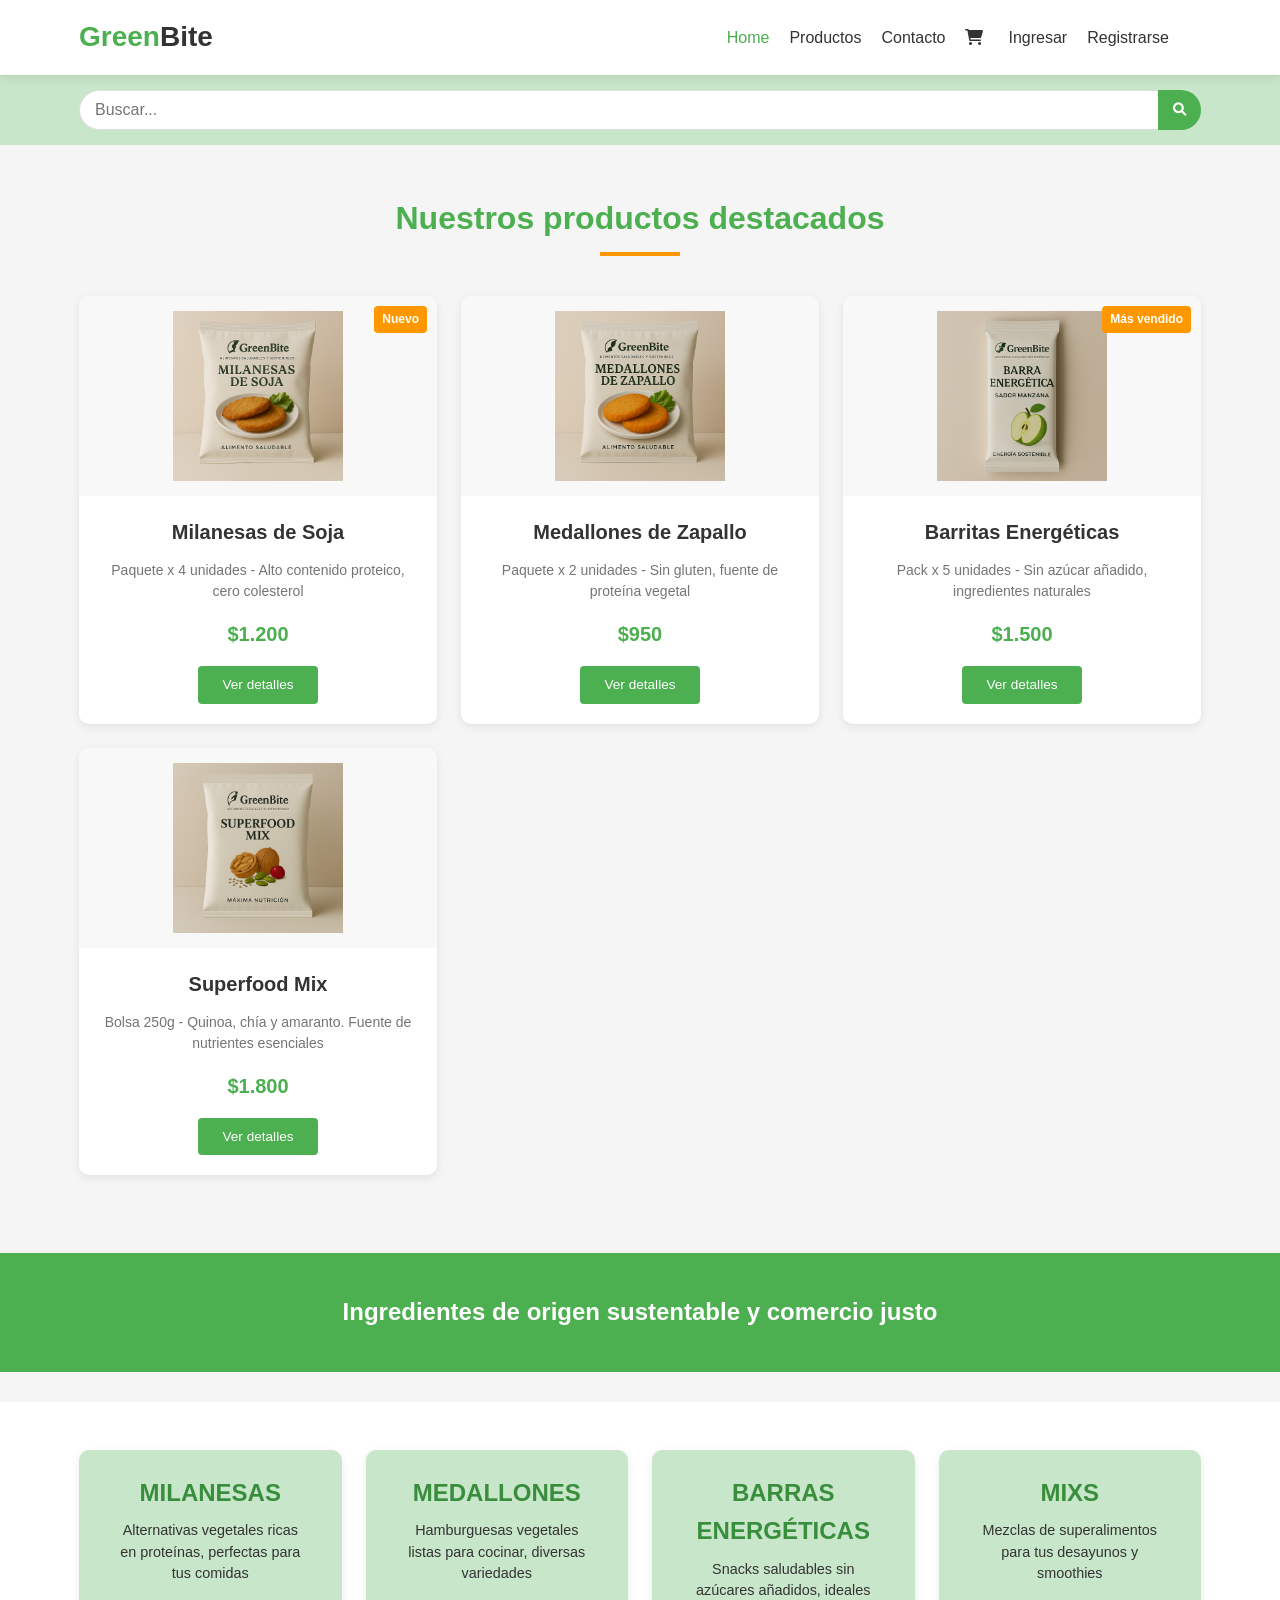
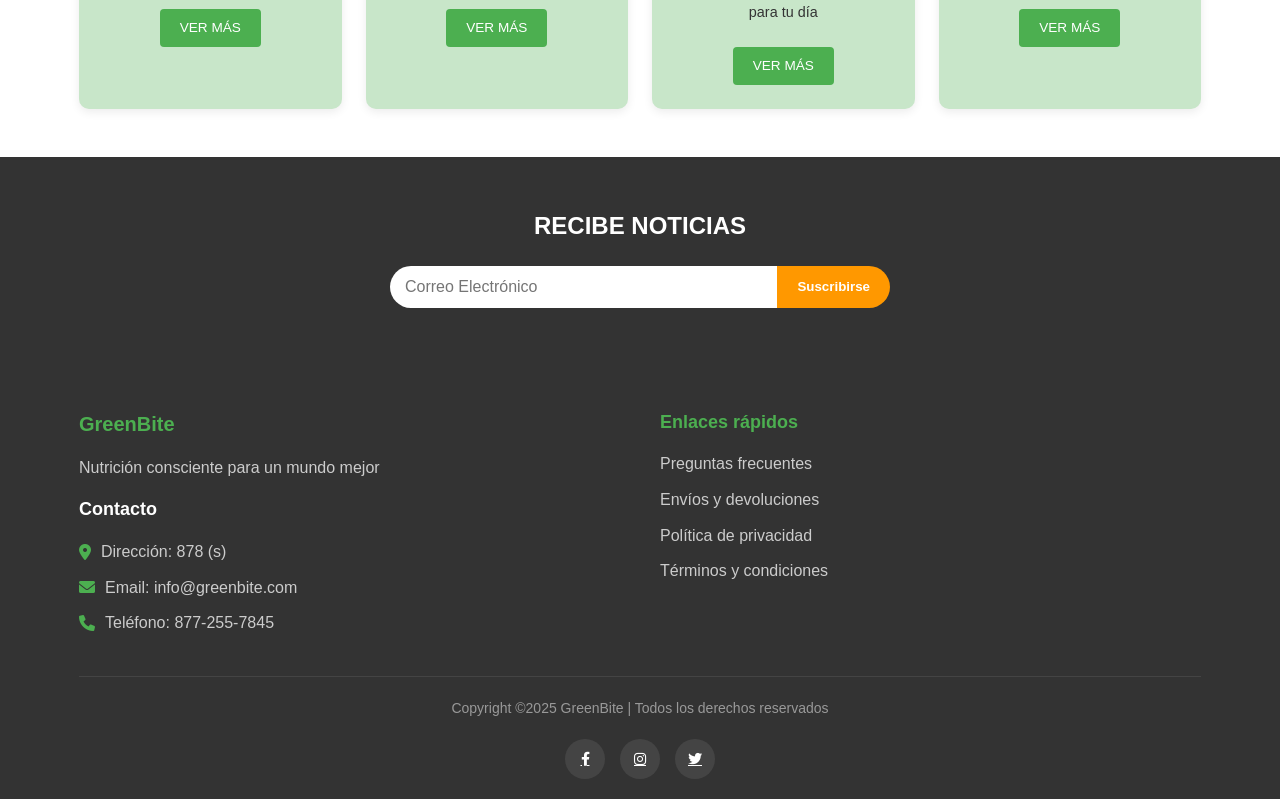
<file: index.html>
<!DOCTYPE html>
<html lang="es">
<head>
    <meta charset="UTF-8">
    <meta name="viewport" content="width=device-width, initial-scale=1.0">
    <title>Tienda Online - Inicio</title>
    <link rel="stylesheet" href="css/styles.css">
    <link rel="stylesheet" href="https://cdnjs.cloudflare.com/ajax/libs/font-awesome/6.0.0-beta3/css/all.min.css">
</head>
<body>
    <header>
        <div class="container">
                <div class="header-content">
                    <div class="logo">
                        <h1><span class="green">Green</span><span class="bite">Bite</span></h1>
                    </div>
                    <nav class="main-nav">
                        <ul>
                            <li><a href="#" class="active">Home</a></li>
                            <li><a href="#popular-products">Productos</a></li>
                            <li><a href="#contact-section">Contacto</a></li>
                            <li><a href="productCart.html"><i class="fas fa-shopping-cart"></i></a></li>
                            <li><a href="login.html">Ingresar</a></li>
                            <li><a href="register.html">Registrarse</a></li>
                        </ul>
                    </nav>
                </div>
            </div>
    </header>

    <div class="search-bar">
        <div class="container">
            <input type="text" placeholder="Buscar...">
            <button><i class="fas fa-search"></i></button>
        </div>
    </div>

    <main>
       <section class="product-section">
  <div class="container">
    <div class="section-title">
      <h2>Nuestros productos destacados</h2>
      <div class="divider"></div>
    </div>
    
    <div class="products-grid">
      <!-- Producto 1 -->
      <div class="product-card">
        <div class="product-image-container">
          <img src="Imagenes/Milanesasdesoja.png" alt="Milanesas de Soja" class="product-image">
          <span class="product-badge">Nuevo</span>
        </div>
        <div class="product-content">
          <h3 class="product-title">Milanesas de Soja</h3>
          <p class="product-description">Paquete x 4 unidades - Alto contenido proteico, cero colesterol</p>
          <div class="product-details">
            <div class="price-container">
              <span class="product-price">$1.200</span>
            </div>
            <div class="product-actions">
              <a href="productDetail.html?id=1" class="btn-details">
                Ver detalles
              </a>
            </div>
          </div>
        </div>
      </div>
      
      <!-- Producto 2 -->
      <div class="product-card">
        <div class="product-image-container">
          <img src="Imagenes/medallonzapallo.png" alt="Hamburguesas de Lentejas" class="product-image">
        </div>
        <div class="product-content">
          <h3 class="product-title">Medallones de Zapallo</h3>
          <p class="product-description">Paquete x 2 unidades - Sin gluten, fuente de proteína vegetal</p>
          <div class="product-details">
            <div class="price-container">
              <span class="product-price">$950</span>
            </div>
            <div class="product-actions">
              <a href="productDetail.html?id=2" class="btn-details">
                Ver detalles
              </a>
            </div>
          </div>
        </div>
      </div>
      
      <!-- Producto 3 -->
      <div class="product-card">
        <div class="product-image-container">
          <img src="Imagenes/barraenergetica.png" alt="Barritas Energéticas" class="product-image">
          <span class="product-badge">Más vendido</span>
        </div>
        <div class="product-content">
          <h3 class="product-title">Barritas Energéticas</h3>
          <p class="product-description">Pack x 5 unidades - Sin azúcar añadido, ingredientes naturales</p>
          <div class="product-details">
            <div class="price-container">
              <span class="product-price">$1.500</span>
            </div>
            <div class="product-actions">
              <a href="productDetail.html?id=3" class="btn-details">
                Ver detalles
              </a>
            </div>
          </div>
        </div>
      </div>
      
      <!-- Producto 4 -->
      <div class="product-card">
        <div class="product-image-container">
          <img src="Imagenes/mix.png" alt="Superfood Mix" class="product-image">
        </div>
        <div class="product-content">
          <h3 class="product-title">Superfood Mix</h3>
          <p class="product-description">Bolsa 250g - Quinoa, chía y amaranto. Fuente de nutrientes esenciales</p>
          <div class="product-details">
            <div class="price-container">
              <span class="product-price">$1.800</span>
            </div>
            <div class="product-actions">
              <a href="productDetail.html?id=4" class="btn-details">
                Ver detalles
              </a>
            </div>
          </div>
        </div>
      </div>
    </div>
  </div>
</section>

<section class="banner">
            <div class="container">
                <h2>Ingredientes de origen sustentable y comercio justo</h2>
            </div>
        </section>

        <section class="categories-section">
  <div class="container">
    <div class="categories-grid">
      <!-- Categoría 1 -->
      <div class="category-card">
        <div class="category-header">
          <h3 class="category-title">MILANESAS</h3>
          <p class="category-description">Alternativas vegetales ricas en proteínas, perfectas para tus comidas</p>
        </div>
        <div class="category-actions">
          <a href="#" class="btn-category">VER MÁS</a>
        </div>
      </div>
      
      <!-- Categoría 2 -->
      <div class="category-card">
        <div class="category-header">
          <h3 class="category-title">MEDALLONES</h3>
          <p class="category-description">Hamburguesas vegetales listas para cocinar, diversas variedades</p>
        </div>
        <div class="category-actions">
          <a href="#" class="btn-category">VER MÁS</a>
        </div>
      </div>
      
      <!-- Categoría 3 -->
      <div class="category-card">
        <div class="category-header">
          <h3 class="category-title">BARRAS ENERGÉTICAS</h3>
          <p class="category-description">Snacks saludables sin azúcares añadidos, ideales para tu día</p>
        </div>
        <div class="category-actions">
          <a href="#" class="btn-category">VER MÁS</a>
        </div>
      </div>
      
      <!-- Categoría 4 -->
      <div class="category-card">
        <div class="category-header">
          <h3 class="category-title">MIXS</h3>
          <p class="category-description">Mezclas de superalimentos para tus desayunos y smoothies</p>
        </div>
        <div class="category-actions">
          <a href="#" class="btn-category">VER MÁS</a>
        </div>
      </div>
    </div>
  </div>
</section>

        <section class="newsletter">
            <div class="container">
                <h2>RECIBE NOTICIAS</h2>
                <form>
                    <input type="email" placeholder="Correo Electrónico">
                    <button type="submit" class="btn">Suscribirse</button>
                </form>
            </div>
        </section>
    </main>

    <footer id="contact-section">
        <div class="container">
            <div class="footer-content">
                <div class="footer-info">
                    <h3>GreenBite</h3>
                    <p>Nutrición consciente para un mundo mejor</p>
                    <div class="contact-info">
                        <h4>Contacto</h4>
                        <p><i class="fas fa-map-marker-alt"></i> Dirección: 878 (s)</p>
                        <p><i class="fas fa-envelope"></i> Email: info@greenbite.com</p>
                        <p><i class="fas fa-phone"></i> Teléfono: 877-255-7845</p>
                    </div>
                </div>
                <div class="footer-links">
                    <h4>Enlaces rápidos</h4>
                    <ul>
                        <li><a href="#">Preguntas frecuentes</a></li>
                        <li><a href="#">Envíos y devoluciones</a></li>
                        <li><a href="#">Política de privacidad</a></li>
                        <li><a href="#">Términos y condiciones</a></li>
                    </ul>
                </div>
            </div>
            <div class="copyright">
                <p>Copyright ©2025 GreenBite | Todos los derechos reservados</p>
                <div class="social-links">
                    <a href="#"><i class="fab fa-facebook-f"></i></a>
                    <a href="#"><i class="fab fa-instagram"></i></a>
                    <a href="#"><i class="fab fa-twitter"></i></a>
                </div>
            </div>
        </div>
    </footer>
</body>
</html>
</file>
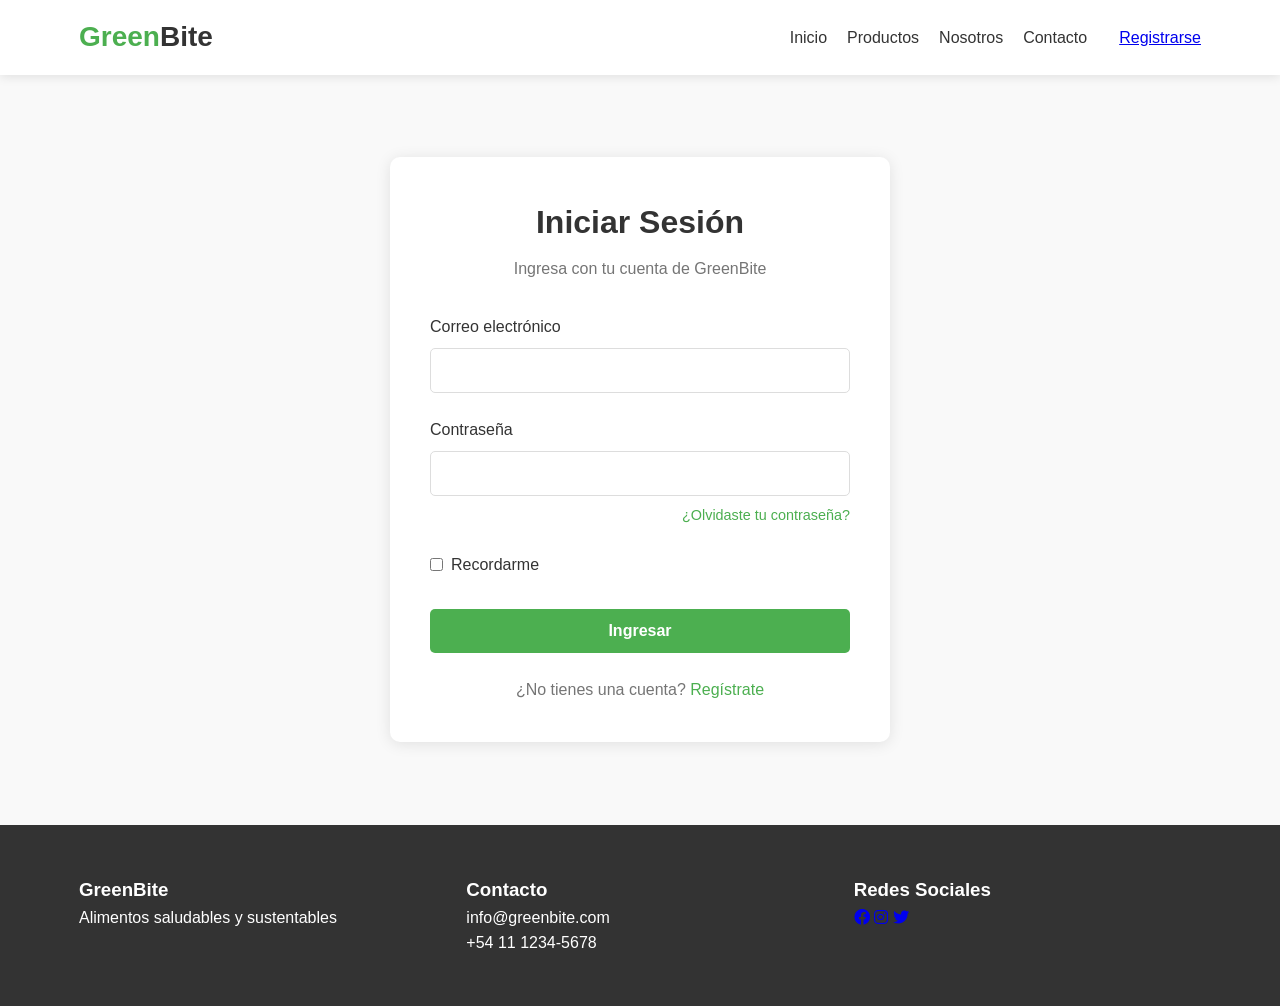
<file: login.html>
<!DOCTYPE html>
<html lang="es">
<head>
    <meta charset="UTF-8">
    <meta name="viewport" content="width=device-width, initial-scale=1.0">
    <title>Iniciar Sesión | GreenBite</title>
    <link rel="stylesheet" href="css/styles.css">
    <link rel="stylesheet" href="css/login.css">
    <link rel="stylesheet" href="https://cdnjs.cloudflare.com/ajax/libs/font-awesome/6.0.0-beta3/css/all.min.css">
</head>
<body>
    <header>
        <div class="container">
            <div class="header-content">
                <div class="logo">
                        <h1><span class="green">Green</span><span class="bite">Bite</span></h1>
                    </div>
                <nav class="main-nav">
                    <ul>
                        <li><a href="index.html">Inicio</a></li>
                        <li><a href="index.html#productos">Productos</a></li>
                        <li><a href="index.html#nosotros">Nosotros</a></li>
                        <li><a href="index.html#contacto">Contacto</a></li>
                    </ul>
                </nav>
                <div class="header-actions">
                    <a href="register.html" class="btn-register">Registrarse</a>
                </div>
            </div>
        </div>
    </header>

    <main class="login-container">
        <div class="container">
            <div class="login-form">
                <h1>Iniciar Sesión</h1>
                <p>Ingresa con tu cuenta de GreenBite</p>
                
                <form id="login-form">
                    <div class="form-group">
                        <label for="email">Correo electrónico</label>
                        <input type="email" id="email" name="email" required>
                    </div>
                    
                    <div class="form-group">
                        <label for="password">Contraseña</label>
                        <input type="password" id="password" name="password" required>
                        <a href="forgot-password.html" class="forgot-password">¿Olvidaste tu contraseña?</a>
                    </div>
                    
                    <div class="form-options">
                        <label class="remember-me">
                            <input type="checkbox" name="remember"> Recordarme
                        </label>
                    </div>
                    
                    <div class="form-actions">
                        <button type="submit" class="btn-login">Ingresar</button>
                    </div>
                    
                    <div class="register-link">
                        ¿No tienes una cuenta? <a href="register.html">Regístrate</a>
                    </div>
                </form>
            </div>
        </div>
    </main>

    <footer>
        <div class="container">
            <div class="footer-content">
                <div class="footer-section">
                    <h3>GreenBite</h3>
                    <p>Alimentos saludables y sustentables</p>
                </div>
                <div class="footer-section">
                    <h3>Contacto</h3>
                    <p>info@greenbite.com</p>
                    <p>+54 11 1234-5678</p>
                </div>
                <div class="footer-section">
                    <h3>Redes Sociales</h3>
                    <div class="social-icons">
                        <a href="#"><i class="fab fa-facebook"></i></a>
                        <a href="#"><i class="fab fa-instagram"></i></a>
                        <a href="#"><i class="fab fa-twitter"></i></a>
                    </div>
                </div>
            </div>
        </div>
    </footer>

    <script src="js/login.js"></script>
</body>
</html>
</file>
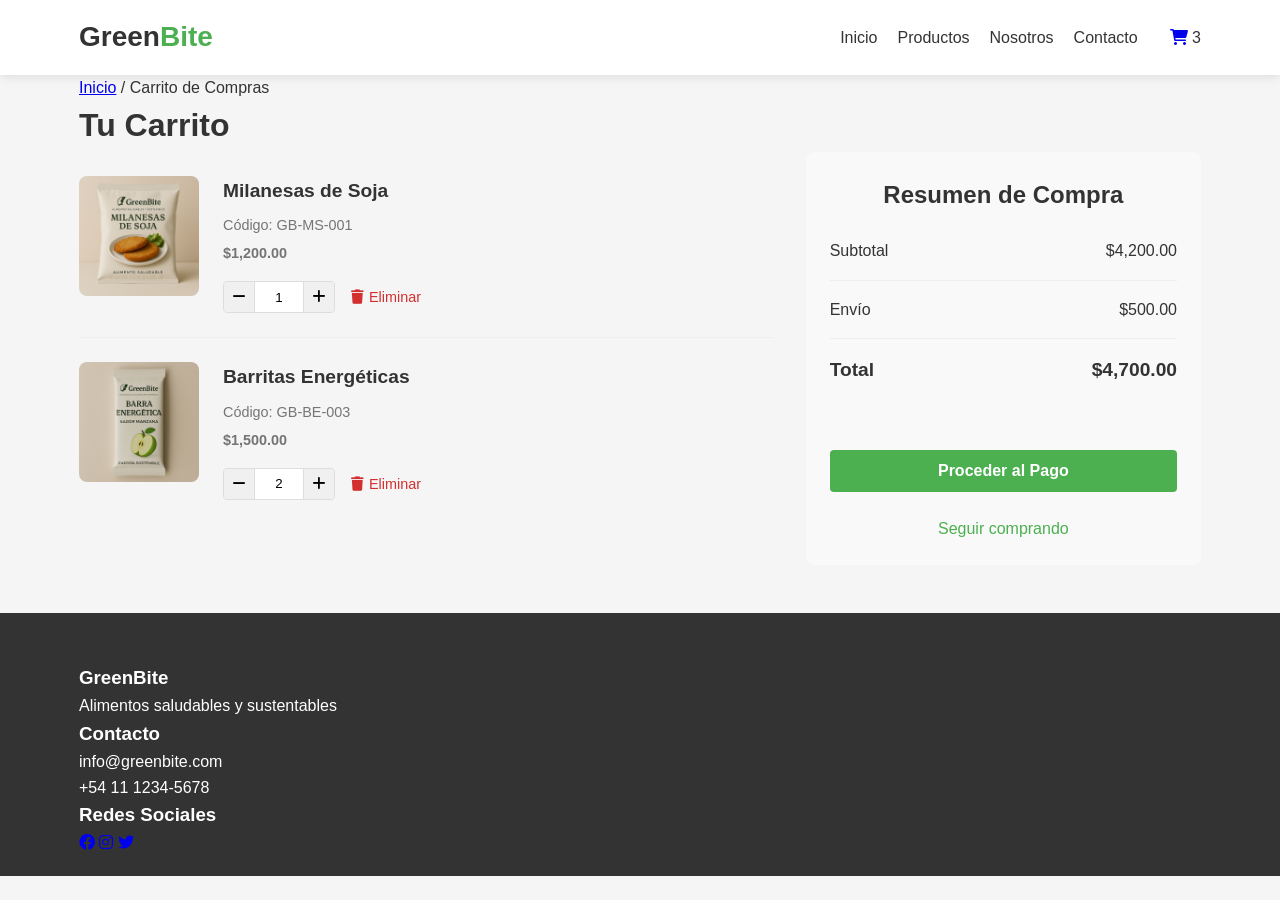
<file: productCart.html>
<!DOCTYPE html>
<html lang="es">
<head>
    <meta charset="UTF-8">
    <meta name="viewport" content="width=device-width, initial-scale=1.0">
    <title>Carrito de Compras | GreenBite</title>
    <link rel="stylesheet" href="css/styles.css">
    <link rel="stylesheet" href="css/product-cart.css">
    <link rel="stylesheet" href="https://cdnjs.cloudflare.com/ajax/libs/font-awesome/6.0.0-beta3/css/all.min.css">
</head>
<body>
<header>
    <div class="container">
        <div class="header-content">
            <div class="logo">
                <h1>Green<span class="green">Bite</span></h1>
            </div>

            <nav class="main-nav">
                <ul>
                    <li><a href="index.html#inicio">Inicio</a></li>
                    <li><a href="index.html#productos">Productos</a></li>
                    <li><a href="index.html#nosotros">Nosotros</a></li>
                    <li><a href="index.html#contacto">Contacto</a></li>
                </ul>
            </nav>
            <div class="header-actions">
                <div class="cart-icon">
                    <a href="productCart.html"><i class="fas fa-shopping-cart"></i></a>
                    <span class="cart-count">3</span>
                </div>
            </div>
        </div>
    </div>
</header>

    <main class="container">
        <div class="breadcrumb">
            <a href="index.html">Inicio</a> / <span>Carrito de Compras</span>
        </div>

        <h1>Tu Carrito</h1>

        <div class="cart-container">
            <div class="cart-items">
                <div class="cart-item">
                    <div class="cart-item-image">
                        <img src="Imagenes/Milanesasdesoja.png" alt="Milanesas de Soja">
                    </div>
                    <div class="cart-item-details">
                        <h3>Milanesas de Soja</h3>
                        <p>Código: GB-MS-001</p>
                        <p class="price">$1,200.00</p>
                        <div class="item-actions">
                            <div class="quantity-selector">
                                <button class="qty-btn minus"><i class="fas fa-minus"></i></button>
                                <input type="number" class="qty-input" value="1" min="1" max="10">
                                <button class="qty-btn plus"><i class="fas fa-plus"></i></button>
                            </div>
                            <button class="btn-remove"><i class="fas fa-trash"></i> Eliminar</button>
                        </div>
                    </div>
                </div>

                <div class="cart-item">
                    <div class="cart-item-image">
                        <img src="Imagenes/barraenergetica.png" alt="Barritas Energéticas">
                    </div>
                    <div class="cart-item-details">
                        <h3>Barritas Energéticas</h3>
                        <p>Código: GB-BE-003</p>
                        <p class="price">$1,500.00</p>
                        <div class="item-actions">
                            <div class="quantity-selector">
                                <button class="qty-btn minus"><i class="fas fa-minus"></i></button>
                                <input type="number" class="qty-input" value="2" min="1" max="10">
                                <button class="qty-btn plus"><i class="fas fa-plus"></i></button>
                            </div>
                            <button class="btn-remove"><i class="fas fa-trash"></i> Eliminar</button>
                        </div>
                    </div>
                </div>
            </div>

            <div class="cart-summary">
                <h2>Resumen de Compra</h2>
                <div class="summary-details">
                    <div class="summary-row">
                        <span>Subtotal</span>
                        <span>$4,200.00</span>
                    </div>
                    <div class="summary-row">
                        <span>Envío</span>
                        <span>$500.00</span>
                    </div>
                    <div class="summary-row total">
                        <span>Total</span>
                        <span>$4,700.00</span>
                    </div>
                </div>
                <button class="btn-checkout">Proceder al Pago</button>
                <a href="index.html" class="continue-shopping">Seguir comprando</a>
            </div>
        </div>
    </main>

    <footer>
        <div class="container">
            <div class="footer-section">
                <h3>GreenBite</h3>
                <p>Alimentos saludables y sustentables</p>
            </div>
            <div class="footer-section">
                <h3>Contacto</h3>
                <p>info@greenbite.com</p>
                <p>+54 11 1234-5678</p>
            </div>
            <div class="footer-section">
                <h3>Redes Sociales</h3>
                <div class="social-icons">
                    <a href="#"><i class="fab fa-facebook"></i></a>
                    <a href="#"><i class="fab fa-instagram"></i></a>
                    <a href="#"><i class="fab fa-twitter"></i></a>
                </div>
            </div>
        </div>
    </footer>

    <script src="js/productCart.js"></script>
</body>
</html>
</file>
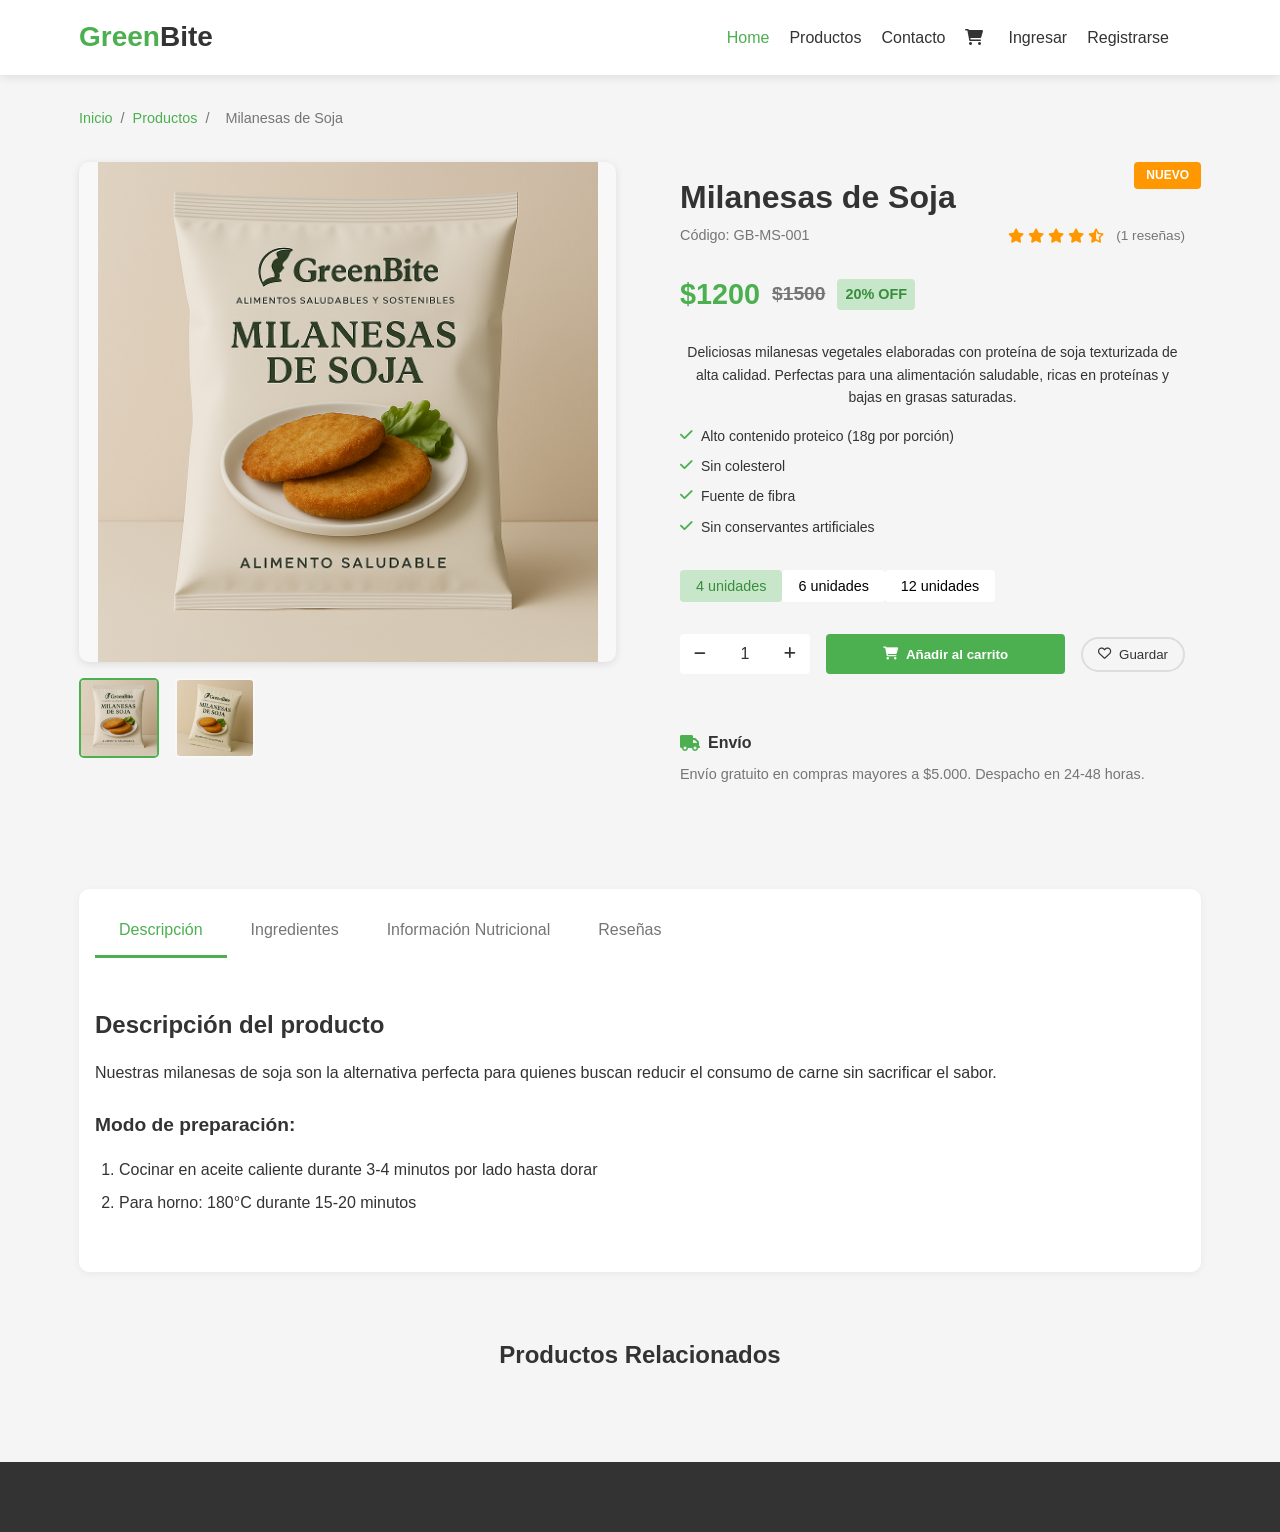
<file: productDetail.html>
<!DOCTYPE html>
<html lang="es">
<head>
    <meta charset="UTF-8">
    <meta name="viewport" content="width=device-width, initial-scale=1.0">
    <title>Detalle de Producto | GreenBite</title>
    <link rel="stylesheet" href="css/styles.css">
    <link rel="stylesheet" href="css/product-detail.css">
    <link rel="stylesheet" href="https://cdnjs.cloudflare.com/ajax/libs/font-awesome/6.0.0-beta3/css/all.min.css">
</head>
<body>
 <header>
        <div class="container">
                <div class="header-content">
                    <div class="logo">
                        <h1><span class="green">Green</span><span class="bite">Bite</span></h1>
                    </div>
                    <nav class="main-nav">
                        <ul>
                            <li><a href="#" class="active">Home</a></li>
                            <li><a href="#popular-products">Productos</a></li>
                            <li><a href="#contact-section">Contacto</a></li>
                            <li><a href="productCart.html"><i class="fas fa-shopping-cart"></i></a></li>
                            <li><a href="login.html">Ingresar</a></li>
                            <li><a href="register.html">Registrarse</a></li>
                        </ul>
                    </nav>
                </div>
            </div>
    </header>

    <main class="product-detail-container">
        <div class="container">
            <nav class="breadcrumb">
                <a href="index.html">Inicio</a>
                <span>/</span>
                <a href="#products">Productos</a>
                <span>/</span>
                <span id="current-product">Cargando...</span>
            </nav>

            <div class="product-detail-grid">
                <!-- Galería de imágenes -->
                <div class="product-gallery">
                    <div class="main-image">
                        <img src="" alt="Imagen del producto" id="main-product-image">
                    </div>
                    <div class="thumbnail-container" id="thumbnail-container">
                        <!-- Las miniaturas se generarán con JavaScript -->
                    </div>
                </div>

                <!-- Información del producto -->
                <div class="product-info">
                    <span class="product-badge" id="product-badge">Nuevo</span>
                    <h1 id="product-title">Cargando producto...</h1>
                    
                    <div class="product-meta">
                        <span class="product-code" id="product-code">Código: GB-XXXX</span>
                        <div class="product-rating">
                            <i class="fas fa-star"></i>
                            <i class="fas fa-star"></i>
                            <i class="fas fa-star"></i>
                            <i class="fas fa-star"></i>
                            <i class="fas fa-star-half-alt"></i>
                            <span id="review-count">(0 reseñas)</span>
                        </div>
                    </div>

                    <div class="product-price">
                        <span class="current-price" id="current-price">$0</span>
                        <span class="old-price" id="old-price"></span>
                        <span class="discount" id="discount-badge"></span>
                    </div>

                    <div class="product-description">
                        <p id="product-description">Descripción del producto...</p>
                        <ul class="features-list" id="features-list">
                            <!-- Características se llenarán con JS -->
                        </ul>
                    </div>

                    <div class="product-variants" id="product-variants">
                        <!-- Variantes se generarán con JS -->
                    </div>

                    <div class="product-actions">
                        <div class="quantity-selector">
                            <button class="qty-btn minus"><i class="fas fa-minus"></i></button>
                            <input type="number" value="1" min="1" max="10" class="qty-input">
                            <button class="qty-btn plus"><i class="fas fa-plus"></i></button>
                        </div>
                        <button class="btn-add-to-cart">
                            <i class="fas fa-shopping-cart"></i> Añadir al carrito
                        </button>
                        <button class="btn-wishlist">
                            <i class="far fa-heart"></i> Guardar
                        </button>
                    </div>

                    <div class="product-details">
                        <div class="detail-item">
                            <h3><i class="fas fa-truck"></i> Envío</h3>
                            <p>Envío gratuito en compras mayores a $5.000. Despacho en 24-48 horas.</p>
                        </div>
                    </div>
                </div>
            </div>

            <!-- Pestañas de información -->
            <div class="product-tabs">
                <ul class="tabs-header">
                    <li class="active" data-tab="description">Descripción</li>
                    <li data-tab="ingredients">Ingredientes</li>
                    <li data-tab="nutrition">Información Nutricional</li>
                    <li data-tab="reviews">Reseñas</li>
                </ul>
                <div class="tabs-content">
                    <div id="description" class="tab-pane active">
                        <h2 id="description-title">Descripción del producto</h2>
                        <p id="description-content">Cargando descripción...</p>
                        <h3>Modo de preparación:</h3>
                        <ol id="preparation-steps">
                            <!-- Pasos de preparación -->
                        </ol>
                    </div>
                    <div id="ingredients" class="tab-pane">
                        <h2>Ingredientes</h2>
                        <p id="ingredients-content">Cargando ingredientes...</p>
                        <p><strong>Alérgenos:</strong> <span id="allergens-info"></span></p>
                    </div>
                    <div id="nutrition" class="tab-pane">
                        <h2>Información Nutricional</h2>
                        <p id="nutrition-serving-size">Porción de 100g:</p>
                        <table class="nutrition-table">
                            <tbody id="nutrition-facts">
                                <!-- Datos nutricionales -->
                            </tbody>
                        </table>
                    </div>
                    <div id="reviews" class="tab-pane">
                        <h2>Reseñas de Clientes</h2>
                        <div id="reviews-container">
                            <!-- Reseñas se cargarán aquí -->
                        </div>
                    </div>
                </div>
            </div>

            <!-- Productos relacionados -->
            <section class="related-products">
                <h2>Productos Relacionados</h2>
                <div class="products-grid" id="related-products">
                    <!-- Productos relacionados se cargarán con JS -->
                </div>
            </section>
        </div>
    </main>

    <footer id="contact-section">
        <!-- Footer igual que en index.html -->
    </footer>

    <script src="js/product-detail.js"></script>
    <script>
        document.addEventListener('DOMContentLoaded', function() {
            const menuToggle = document.querySelector('.menu-toggle');
            const mainNav = document.querySelector('.main-nav');
            
            menuToggle.addEventListener('click', function() {
                mainNav.classList.toggle('active');
            });
        });
    </script>
</body>
</html>
</file>
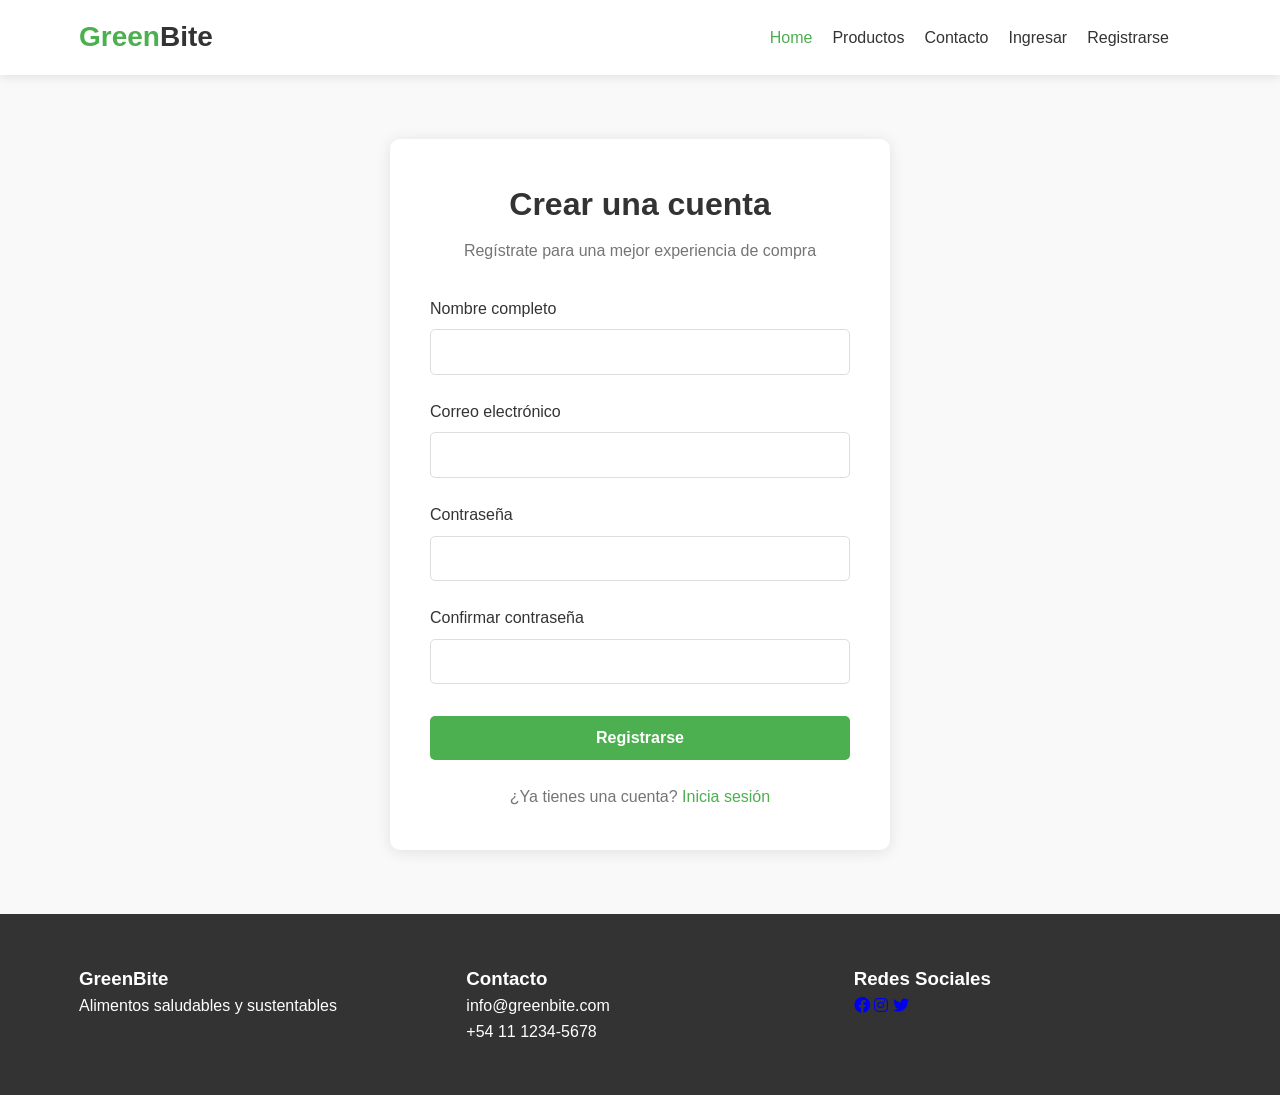
<file: register.html>
<!DOCTYPE html>
<html lang="es">
<head>
    <meta charset="UTF-8">
    <meta name="viewport" content="width=device-width, initial-scale=1.0">
    <title>Registro | GreenBite</title>
    <link rel="stylesheet" href="css/styles.css">
    <link rel="stylesheet" href="css/register.css">
    <link rel="stylesheet" href="https://cdnjs.cloudflare.com/ajax/libs/font-awesome/6.0.0-beta3/css/all.min.css">
</head>
<body>
 <header>
        <div class="container">
                <div class="header-content">
                    <div class="logo">
                        <h1><span class="green">Green</span><span class="bite">Bite</span></h1>
                    </div>
                    <nav class="main-nav">
                        <ul>
                            <li><a href="#" class="active">Home</a></li>
                            <li><a href="#popular-products">Productos</a></li>
                            <li><a href="#contact-section">Contacto</a></li>
                            <li><a href="login.html">Ingresar</a></li>
                            <li><a href="register.html">Registrarse</a></li>
                        </ul>
                    </nav>
                </div>
            </div>
    </header>

    <main class="register-container">
        <div class="container">
            <div class="register-form">
                <h1>Crear una cuenta</h1>
                <p>Regístrate para una mejor experiencia de compra</p>
                
                <form id="registration-form">
                    <div class="form-group">
                        <label for="name">Nombre completo</label>
                        <input type="text" id="name" name="name" required>
                    </div>
                    
                    <div class="form-group">
                        <label for="email">Correo electrónico</label>
                        <input type="email" id="email" name="email" required>
                    </div>
                    
                    <div class="form-group">
                        <label for="password">Contraseña</label>
                        <input type="password" id="password" name="password" required minlength="6">
                    </div>
                    
                    <div class="form-group">
                        <label for="confirm-password">Confirmar contraseña</label>
                        <input type="password" id="confirm-password" name="confirm-password" required>
                    </div>
                    
                    <div class="form-actions">
                        <button type="submit" class="btn-register">Registrarse</button>
                    </div>
                    
                    <div class="login-link">
                        ¿Ya tienes una cuenta? <a href="login.html">Inicia sesión</a>
                    </div>
                </form>
            </div>
        </div>
    </main>

    <footer>
        <div class="container">
            <div class="footer-content">
                <div class="footer-section">
                    <h3>GreenBite</h3>
                    <p>Alimentos saludables y sustentables</p>
                </div>
                <div class="footer-section">
                    <h3>Contacto</h3>
                    <p>info@greenbite.com</p>
                    <p>+54 11 1234-5678</p>
                </div>
                <div class="footer-section">
                    <h3>Redes Sociales</h3>
                    <div class="social-icons">
                        <a href="#"><i class="fab fa-facebook"></i></a>
                        <a href="#"><i class="fab fa-instagram"></i></a>
                        <a href="#"><i class="fab fa-twitter"></i></a>
                    </div>
                </div>
            </div>
        </div>
    </footer>

    <script src="js/register.js"></script>
</body>
</html>
</file>
<file: css/styles.css>
/* Estilos generales */
:root {
  --primary: #4CAF50;          /* Verde principal */
  --primary-dark: #388E3C;     /* Verde oscuro */
  --primary-light: #C8E6C9;    /* Verde claro */
  --secondary: #FF9800;        /* Naranja acento */
  --dark: #333333;             /* Texto oscuro */
  --light: #F5F5F5;           /* Fondo claro */
  --white: #FFFFFF;           /* Blanco */
  --gray: #757575;            /* Gris */
}

* {
  margin: 0;
  padding: 0;
  box-sizing: border-box;
  font-family: 'Segoe UI', Roboto, Oxygen, Ubuntu, Cantarell, 'Open Sans', sans-serif;
}

body {
  background-color: var(--light);
  color: var(--dark);
  line-height: 1.6;
}

.container {
  width: 90%;
  max-width: 1200px;
  margin: 0 auto;
  padding: 0 15px;
}

.btn {
  display: inline-block;
  padding: 10px 20px;
  border-radius: 25px;
  font-weight: 600;
  text-decoration: none;
  transition: all 0.3s ease;
  text-align: center;
  cursor: pointer;
  border: none;
}

.btn-primary {
  background-color: var(--primary);
  color: var(--white);
}

.btn-primary:hover {
  background-color: var(--primary-dark);
}

.btn-outline {
  background-color: transparent;
  color: var(--primary);
  border: 2px solid var(--primary);
}

.btn-outline:hover {
  background-color: var(--primary-light);
}

/* Header */
header {
    background-color: var(--white);
    box-shadow: 0 2px 10px rgba(0, 0, 0, 0.1);
    position: sticky;
    top: 0;
    z-index: 1000;
    padding: 15px 0;
}

.header-content {
    display: flex;
    justify-content: space-between;
    align-items: center;
}

.logo {
    display: flex;
    align-items: center;
}

.logo h1 {
    font-size: 28px;
    font-weight: 700;
}

.logo .green {
    color: var(--primary);
}

.logo .bite {
    color: var(--dark);
}

.main-nav {
    margin-left: auto; /* Empuja la nav a la derecha */
    margin-right: 2rem;
}
.main-nav ul {
    display: flex;
    list-style: none;
    align-items: center;
}

.main-nav ul li {
    margin-left: 20px;
}

.main-nav ul li a {
    text-decoration: none;
    color: var(--dark);
    font-weight: 500;
    transition: color 0.3s;
    display: flex;
    align-items: center;
}

.main-nav ul li a:hover, 
.main-nav ul li a.active {
    color: var(--primary);
}

.main-nav ul li a i {
    margin-right: 5px;
}

/* Search bar */
.search-bar {
  background-color: var(--primary-light);
  padding: 15px 0;
}

.search-bar .container {
  display: flex;
}

.search-bar input {
  flex: 1;
  padding: 10px 15px;
  border: 1px solid #ddd;
  border-radius: 25px 0 0 25px;
  border-right: none;
  font-size: 16px;
}

.search-bar button {
  padding: 10px 15px;
  background-color: var(--primary);
  color: var(--white);
  border: none;
  border-radius: 0 25px 25px 0;
  cursor: pointer;
  transition: background-color 0.3s;
}

.search-bar button:hover {
  background-color: var(--primary-dark);
}

.product-section {
  padding: 3rem 0;
}

.section-title {
  text-align: center;
  margin-bottom: 2.5rem;
}

.section-title h2 {
  font-size: 2rem;
  color: var(--primary);
  margin-bottom: 0.5rem;
}

.section-title .divider {
  width: 80px;
  height: 4px;
  background-color: var(--secondary);
  margin: 0 auto;
}

.products-grid {
  display: grid;
  grid-template-columns: repeat(auto-fit, minmax(280px, 1fr));
  gap: 1.5rem;
}

.product-card {
  background: var(--white);
  border-radius: 10px;
  overflow: hidden;
  box-shadow: 0 3px 10px rgba(0, 0, 0, 0.08);
  transition: all 0.3s ease;
  display: flex;
  flex-direction: column;
  height: 100%;
}

.product-card:hover {
  transform: translateY(-5px);
  box-shadow: 0 5px 15px rgba(0, 0, 0, 0.12);
}

.product-image-container {
  height: 200px;
  position: relative;
  overflow: hidden;
  display: flex;
  justify-content: center;
  align-items: center;
  background-color: #f8f8f8; 
}

.product-image {
  max-width: 100%;
  max-height: 100%;
  width: auto;
  height: auto;
  object-fit: contain; 
  transition: transform 0.3s ease;
  padding: 15px; 
}

.product-card:hover .product-image {
  transform: scale(1.05);
}

.product-badge {
  position: absolute;
  top: 10px;
  right: 10px;
  background-color: var(--secondary);
  color: white;
  padding: 0.25rem 0.5rem;
  border-radius: 4px;
  font-size: 0.75rem;
  font-weight: bold;
  z-index: 2;
}

.product-content {
  padding: 1.25rem;
  flex: 1;
  display: flex;
  flex-direction: column;
}

.product-title {
  font-size: 1.25rem;
  color: var(--dark);
  margin-bottom: 0.75rem;
  font-weight: 600;
  text-align: center; 
}

.product-description {
  color: var(--gray);
  font-size: 0.875rem;
  margin-bottom: 1rem;
  line-height: 1.5;
  text-align: center; 
}

.product-details {
  margin-top: auto;
}

.price-container {
  display: flex;
  justify-content: center; 
  align-items: center;
  margin-bottom: 1rem;
}

.product-price {
  font-size: 1.25rem;
  font-weight: 700;
  color: var(--primary);
  text-align: center; 
}

.product-actions {
  display: flex;
  justify-content: center; 
  gap: 0.75rem;
}

.btn-details {
    display: block;
    width: 120px;
    padding: 8px 12px; 
    margin: 0 auto; 
    background-color: var(--primary);
    color: white;
    border: none;
    border-radius: 4px;
    font-weight: 500;
    font-size: 0.85rem;
    text-align: center;
    transition: background-color 0.2s ease;
    text-decoration: none;
    cursor: pointer;
}

.btn-details:hover {
  background-color: var(--primary-dark);
  transform: translateY(-1px);
}

.btn-icon {
  display: none;
}

/* Banner */
.banner {
  background-color: var(--primary);
  color: var(--white);
  padding: 40px 0;
  text-align: center;
  margin: 30px 0;
}

.banner h2 {
  font-size: 24px;
  max-width: 800px;
  margin: 0 auto;
}

/* Categorías */
.categories-section {
  padding: 3rem 0;
  background-color: var(--white);
}

.categories-grid {
  display: grid;
  grid-template-columns: repeat(auto-fit, minmax(220px, 1fr));
  gap: 1.5rem;
}

.category-card {
  background-color: var(--primary-light);
  border-radius: 10px;
  overflow: hidden;
  box-shadow: 0 3px 10px rgba(0, 0, 0, 0.08);
  transition: all 0.3s ease;
  display: flex;
  flex-direction: column;
}

.category-card:hover {
  transform: translateY(-5px);
  box-shadow: 0 5px 15px rgba(0, 0, 0, 0.12);
}

.category-header {
  padding: 1.5rem 1.25rem 0;
  text-align: center;
}

.category-title {
  font-size: 1.5rem;
  color: var(--primary-dark);
  margin-bottom: 0.5rem;
  font-weight: 700;
}

.category-description {
  color: var(--dark);
  font-size: 0.9rem;
  line-height: 1.5;
  margin-bottom: 1.5rem;
  padding: 0 1rem;
  text-align: center;
}

.category-actions {
  padding: 0 1.25rem 1.5rem;
  text-align: center;
}

.btn-category {
  display: inline-block;
  padding: 8px 20px;
  background-color: var(--primary);
  color: white;
  border: none;
  border-radius: 4px;
  font-weight: 500;
  font-size: 0.85rem;
  text-decoration: none;
  transition: all 0.3s ease;
  cursor: pointer;
}

.btn-category:hover {
  background-color: var(--primary-dark);
  transform: translateY(-1px);
}

/* Newsletter */
.newsletter {
  background-color: var(--dark);
  color: var(--white);
  padding: 50px 0;
  text-align: center;
}

.newsletter h2 {
  margin-bottom: 20px;
  font-size: 24px;
}

.newsletter form {
  display: flex;
  max-width: 500px;
  margin: 0 auto;
}

.newsletter input {
  flex: 1;
  padding: 12px 15px;
  border: none;
  border-radius: 25px 0 0 25px;
  font-size: 16px;
}

.newsletter button {
  border-radius: 0 25px 25px 0;
  background-color: var(--secondary);
  color: var(--white);
  font-weight: 600;
}

.newsletter button:hover {
  background-color: #F57C00;
}

/* Footer */
footer {
  background-color: var(--dark);
  color: var(--white);
  padding: 50px 0 20px;
}

.footer-content {
  display: grid;
  grid-template-columns: repeat(auto-fit, minmax(250px, 1fr));
  gap: 40px;
  margin-bottom: 30px;
}

.footer-info h3 {
  font-size: 20px;
  margin-bottom: 15px;
  color: var(--primary);
}

.footer-info p {
  margin-bottom: 15px;
  color: #ccc;
}

.contact-info h4 {
  margin-bottom: 15px;
  font-size: 18px;
}

.contact-info p {
  margin-bottom: 10px;
  display: flex;
  align-items: center;
  color: #ccc;
}

.contact-info i {
  margin-right: 10px;
  color: var(--primary);
}

.footer-links h4 {
  margin-bottom: 15px;
  font-size: 18px;
  color: var(--primary);
}

.footer-links ul {
  list-style: none;
}

.footer-links ul li {
  margin-bottom: 10px;
}

.footer-links ul li a {
  color: #ccc;
  text-decoration: none;
  transition: color 0.3s;
}

.footer-links ul li a:hover {
  color: var(--primary);
}

.copyright {
  text-align: center;
  padding-top: 20px;
  border-top: 1px solid #444;
  color: #999;
  font-size: 14px;
}

.social-links {
  display: flex;
  justify-content: center;
  margin-top: 20px;
  gap: 15px;
}

.social-links a {
  color: var(--white);
  background-color: #444;
  width: 40px;
  height: 40px;
  border-radius: 50%;
  display: flex;
  align-items: center;
  justify-content: center;
  transition: background-color 0.3s;
}

.social-links a:hover {
  background-color: var(--primary);
}

/* Responsive */
@media (max-width: 768px) {
  header .container {
    flex-direction: column;
    text-align: center;
  }

  .logo {
    margin-bottom: 15px;
  }

  .main-nav ul {
    flex-wrap: wrap;
    justify-content: center;
  }

  .main-nav ul li {
    margin: 5px 10px;
  }

  .product-grid, .category-grid {
    grid-template-columns: repeat(2, 1fr);
  }

    .category-title {
    font-size: 1.3rem;
  }


 .product-image-container {
    height: 180px;
  }
  .newsletter form {
    flex-direction: column;
  }

  .newsletter input {
    border-radius: 25px;
    margin-bottom: 10px;
  }

  .newsletter button {
    border-radius: 25px;
  }
}

@media (max-width: 480px) {
    .products-grid {
    grid-template-columns: 1fr;
  }

    .product-image-container {
    height: 220px;
  }
  
  .product-actions {
    flex-direction: column;
  }

    .categories-grid {
    grid-template-columns: 1fr;
  }
  
  .btn-details {
    width: 100%;
    max-width: 140px;
  }
}
</file>
<file: css/login.css>
/* ======================
   LOGIN STYLES
   ====================== */

.login-container {
    padding: 4rem 0;
    background-color: #f9f9f9;
    min-height: calc(100vh - 150px);
    display: flex;
    align-items: center;
}

.login-form {
    max-width: 500px;
    margin: 0 auto;
    padding: 2.5rem;
    background-color: white;
    border-radius: 10px;
    box-shadow: 0 2px 15px rgba(0, 0, 0, 0.1);
}

.login-form h1 {
    font-size: 2rem;
    color: var(--dark);
    margin-bottom: 0.5rem;
    text-align: center;
}

.login-form p {
    color: var(--gray);
    text-align: center;
    margin-bottom: 2rem;
}

.form-group {
    margin-bottom: 1.5rem;
}

.form-group label {
    display: block;
    margin-bottom: 0.5rem;
    color: var(--dark);
    font-weight: 500;
}

.form-group input {
    width: 100%;
    padding: 0.8rem 1rem;
    border: 1px solid #ddd;
    border-radius: 5px;
    font-size: 1rem;
    transition: border-color 0.3s;
}

.form-group input:focus {
    border-color: var(--primary);
    outline: none;
}

.forgot-password {
    display: block;
    text-align: right;
    margin-top: 0.5rem;
    font-size: 0.9rem;
    color: var(--primary);
    text-decoration: none;
}

.forgot-password:hover {
    text-decoration: underline;
}

.form-options {
    margin: 1.5rem 0;
}

.remember-me {
    display: flex;
    align-items: center;
    gap: 0.5rem;
    color: var(--dark);
    cursor: pointer;
}

.remember-me input {
    margin: 0;
}

.form-actions {
    margin-top: 2rem;
    text-align: center;
}

.btn-login {
    background-color: var(--primary);
    color: white;
    border: none;
    padding: 0.8rem 2rem;
    border-radius: 5px;
    font-size: 1rem;
    font-weight: 600;
    cursor: pointer;
    transition: background-color 0.3s;
    width: 100%;
}

.btn-login:hover {
    background-color: var(--primary-dark);
}

.register-link {
    text-align: center;
    margin-top: 1.5rem;
    color: var(--gray);
}

.register-link a {
    color: var(--primary);
    text-decoration: none;
    font-weight: 500;
}

.register-link a:hover {
    text-decoration: underline;
}

/* Responsive */
@media (max-width: 768px) {
    .login-form {
        padding: 1.5rem;
    }
}

@media (max-width: 480px) {
    .login-form {
        padding: 1.5rem;
    }
    
    .login-form h1 {
        font-size: 1.5rem;
    }
}
</file>
<file: css/product-cart.css>
/* ======================
   CART PAGE STYLES 
   ====================== */

/* Breadcrumb */
.product-cart-page .breadcrumb {
    padding: 1rem 0;
    font-size: 0.9rem;
    color: #666;
    margin-bottom: 1.5rem;
}

.product-cart-page .breadcrumb a {
    color: var(--primary);
    text-decoration: none;
    transition: color 0.3s;
}

.product-cart-page .breadcrumb a:hover {
    color: var(--primary-dark);
    text-decoration: underline;
}

.product-cart-page .breadcrumb span {
    color: var(--dark);
}

/* Page Title */
.product-cart-page h1 {
    font-size: 2rem;
    color: var(--dark);
    margin-bottom: 2rem;
    font-weight: 600;
    text-align: center;
}

/* Cart Layout */
.cart-container {
    display: flex;
    gap: 2rem;
    margin-bottom: 3rem;
}

.cart-items {
    flex: 2;
}

.cart-summary {
    flex: 1;
    background: #f9f9f9;
    padding: 1.5rem;
    border-radius: 8px;
    height: fit-content;
}

/* Cart Items */
.cart-item {
    display: flex;
    gap: 1.5rem;
    padding: 1.5rem 0;
    border-bottom: 1px solid #eee;
}

.cart-item:last-child {
    border-bottom: none;
}

.cart-item-image {
    width: 120px;
    height: 120px;
    border-radius: 8px;
    overflow: hidden;
    flex-shrink: 0;
}

.cart-item-image img {
    width: 100%;
    height: 100%;
    object-fit: cover;
    transition: transform 0.3s;
}

.cart-item-image img:hover {
    transform: scale(1.05);
}

.cart-item-details {
    flex: 1;
}

.cart-item-details h3 {
    margin: 0 0 0.5rem;
    font-size: 1.2rem;
    color: var(--dark);
}

.cart-item-details p {
    margin: 0.3rem 0;
    color: var(--gray);
    font-size: 0.9rem;
}

.price {
    font-weight: bold;
    color: var(--primary);
    font-size: 1.1rem;
    margin: 0.5rem 0;
}

/* Item Actions */
.item-actions {
    display: flex;
    align-items: center;
    gap: 1rem;
    margin-top: 1rem;
}

.quantity-selector {
    display: flex;
    align-items: center;
    border: 1px solid #ddd;
    border-radius: 4px;
    overflow: hidden;
}

.qty-btn {
    background: #f0f0f0;
    border: none;
    width: 30px;
    height: 30px;
    display: flex;
    align-items: center;
    justify-content: center;
    cursor: pointer;
    font-size: 0.9rem;
    transition: background-color 0.3s;
}

.qty-btn:hover {
    background: #e0e0e0;
}

.qty-input {
    width: 50px;
    height: 30px;
    text-align: center;
    border: none;
    border-left: 1px solid #ddd;
    border-right: 1px solid #ddd;
    -moz-appearance: textfield;
}

.qty-input::-webkit-outer-spin-button,
.qty-input::-webkit-inner-spin-button {
    -webkit-appearance: none;
    margin: 0;
}

.btn-remove {
    background: none;
    border: none;
    color: #d32f2f;
    cursor: pointer;
    display: flex;
    align-items: center;
    gap: 5px;
    font-size: 0.9rem;
    transition: color 0.3s;
}

.btn-remove:hover {
    color: #b71c1c;
    text-decoration: underline;
}

/* Cart Summary */
.cart-summary h2 {
    font-size: 1.5rem;
    margin-bottom: 1.5rem;
    color: var(--dark);
    text-align: center;
}

.summary-details {
    margin: 1.5rem 0;
}

.summary-row {
    display: flex;
    justify-content: space-between;
    margin-bottom: 1rem;
    padding-bottom: 1rem;
    border-bottom: 1px solid #eee;
}

.summary-row:last-child {
    border-bottom: none;
}

.summary-row.total {
    font-weight: bold;
    font-size: 1.2rem;
    margin-top: 1rem;
}

.btn-checkout {
    width: 100%;
    padding: 12px;
    background: var(--primary);
    color: white;
    border: none;
    border-radius: 4px;
    font-size: 1rem;
    cursor: pointer;
    margin: 1.5rem 0;
    transition: background-color 0.3s;
    font-weight: 600;
}

.btn-checkout:hover {
    background: var(--primary-dark);
}

.continue-shopping {
    display: block;
    text-align: center;
    color: var(--primary);
    text-decoration: none;
    transition: color 0.3s;
    font-weight: 500;
}

.continue-shopping:hover {
    color: var(--primary-dark);
    text-decoration: underline;
}

/* Empty Cart */
.empty-cart {
    text-align: center;
    padding: 3rem 0;
}

.empty-cart i {
    font-size: 3rem;
    color: #ccc;
    margin-bottom: 1rem;
}

.empty-cart p {
    font-size: 1.2rem;
    color: #666;
    margin-bottom: 1.5rem;
}

.empty-cart .btn {
    display: inline-block;
    padding: 10px 20px;
    background: var(--primary);
    color: white;
    text-decoration: none;
    border-radius: 4px;
    transition: background-color 0.3s;
    font-weight: 500;
}

.empty-cart .btn:hover {
    background: var(--primary-dark);
}

/* Responsive */
@media (max-width: 768px) {
    .cart-container {
        flex-direction: column;
    }
    
    .cart-item {
        flex-direction: column;
    }
    
    .cart-item-image {
        width: 100%;
        height: auto;
        max-height: 200px;
        margin-bottom: 1rem;
    }
    
    .item-actions {
        flex-direction: column;
        align-items: flex-start;
    }
}

@media (max-width: 480px) {
    .product-cart-page h1 {
        font-size: 1.5rem;
    }
    
    .cart-summary h2 {
        font-size: 1.3rem;
    }
    
    .summary-row.total {
        font-size: 1.1rem;
    }
}
</file>
<file: css/product-detail.css>
/* Estilos para la página de detalle de producto */
.product-detail-container {
    padding: 2rem 0 4rem;
    background-color: var(--light);
}

.breadcrumb {
    margin-bottom: 2rem;
    font-size: 0.9rem;
    color: var(--gray);
    display: flex;
    align-items: center;
    flex-wrap: wrap;
}

.breadcrumb a {
    color: var(--primary);
    text-decoration: none;
    transition: color 0.2s;
}

.breadcrumb a:hover {
    color: var(--primary-dark);
    text-decoration: underline;
}

.breadcrumb span {
    margin: 0 0.5rem;
    color: var(--gray-light);
}

.product-detail-grid {
    display: grid;
    grid-template-columns: 1fr 1fr;
    gap: 3rem;
    margin-bottom: 4rem;
}

/* Galería de imágenes */
.product-gallery {
    display: flex;
    flex-direction: column;
    gap: 1rem;
}

.main-image {
    width: 100%;
    height: 500px;
    border-radius: 10px;
    overflow: hidden;
    background-color: #f8f8f8;
    display: flex;
    align-items: center;
    justify-content: center;
    box-shadow: 0 2px 8px rgba(0,0,0,0.1);
}

.main-image img {
    max-width: 100%;
    max-height: 100%;
    object-fit: contain;
    transition: transform 0.3s;
}

.main-image:hover img {
    transform: scale(1.03);
}

.thumbnail-container {
    display: flex;
    gap: 1rem;
    overflow-x: auto;
    padding-bottom: 0.5rem;
}

.thumbnail {
    width: 80px;
    height: 80px;
    min-width: 80px;
    border-radius: 5px;
    overflow: hidden;
    cursor: pointer;
    border: 2px solid transparent;
    background-color: #f8f8f8;
    display: flex;
    align-items: center;
    justify-content: center;
    transition: all 0.2s;
}

.thumbnail:hover {
    border-color: var(--primary-light);
}

.thumbnail.active {
    border-color: var(--primary);
}

.thumbnail img {
    max-width: 100%;
    max-height: 100%;
    object-fit: contain;
}

/* Información del producto */
.product-info {
    position: relative;
    padding: 1rem;
}

.product-badge {
    position: absolute;
    top: 0;
    right: 0;
    background-color: var(--secondary);
    color: white;
    padding: 0.25rem 0.75rem;
    border-radius: 4px;
    font-size: 0.75rem;
    font-weight: bold;
    text-transform: uppercase;
}

.product-info h1 {
    font-size: 2rem;
    color: var(--dark);
    margin-bottom: 0.5rem;
    line-height: 1.2;
}

.product-meta {
    display: flex;
    justify-content: space-between;
    align-items: center;
    margin-bottom: 1.5rem;
    font-size: 0.9rem;
    color: var(--gray);
    flex-wrap: wrap;
    gap: 0.5rem;
}

.product-rating {
    color: var(--secondary);
    display: flex;
    align-items: center;
    gap: 0.25rem;
}

.product-rating span {
    color: var(--gray);
    margin-left: 0.5rem;
    font-size: 0.85rem;
}

.product-price {
    margin-bottom: 1.5rem;
    display: flex;
    align-items: center;
    flex-wrap: wrap;
    gap: 0.75rem;
}

.current-price {
    font-size: 1.8rem;
    font-weight: 700;
    color: var(--primary);
}

.old-price {
    font-size: 1.2rem;
    text-decoration: line-through;
    color: var(--gray);
}

.discount {
    background-color: var(--primary-light);
    color: var(--primary-dark);
    padding: 0.25rem 0.5rem;
    border-radius: 4px;
    font-size: 0.9rem;
    font-weight: 600;
}

.product-description {
    margin-bottom: 2rem;
    line-height: 1.6;
    color: var(--dark);
}

.product-description p {
    margin-bottom: 1rem;
}

.features-list {
    margin: 1rem 0;
    padding: 0;
    list-style: none;
}

.features-list li {
    margin-bottom: 0.5rem;
    display: flex;
    align-items: flex-start;
    gap: 0.5rem;
    color: var(--dark);
}

.features-list i {
    color: var(--primary);
    font-size: 0.9rem;
    margin-top: 0.2rem;
}

/* Selector de variantes */
.product-variants {
    margin-bottom: 2rem;
}

.variant-selector {
    margin-bottom: 1rem;
}

.variant-selector label {
    display: block;
    margin-bottom: 0.5rem;
    font-weight: 500;
    color: var(--dark);
}

.variant-options {
    display: flex;
    gap: 0.75rem;
    flex-wrap: wrap;
}

.variant-btn {
    padding: 0.5rem 1rem;
    background-color: var(--white);
    border: 1px solid var(--gray-light);
    border-radius: 4px;
    cursor: pointer;
    transition: all 0.2s;
    font-size: 0.9rem;
}

.variant-btn:hover {
    border-color: var(--primary-light);
}

.variant-btn.active {
    border-color: var(--primary);
    background-color: var(--primary-light);
    color: var(--primary-dark);
    font-weight: 500;
}

/* Selector de cantidad */
.product-actions {
    display: flex;
    gap: 1rem;
    margin-bottom: 2rem;
    align-items: center;
    flex-wrap: wrap;
}

.quantity-selector {
    display: flex;
    align-items: center;
    border: 1px solid var(--gray-light);
    border-radius: 4px;
    overflow: hidden;
}

.qty-btn {
    width: 40px;
    height: 40px;
    background-color: var(--white);
    border: none;
    cursor: pointer;
    display: flex;
    align-items: center;
    justify-content: center;
    color: var(--dark);
    transition: background-color 0.2s;
}

.qty-btn:hover {
    background-color: var(--light);
}

.qty-input {
    width: 50px;
    height: 40px;
    text-align: center;
    border: none;
    border-left: 1px solid var(--gray-light);
    border-right: 1px solid var(--gray-light);
    font-size: 1rem;
    color: var(--dark);
    -moz-appearance: textfield;
}

.qty-input::-webkit-outer-spin-button,
.qty-input::-webkit-inner-spin-button {
    -webkit-appearance: none;
    margin: 0;
}

.btn-add-to-cart {
    flex: 1;
    min-width: 200px;
    padding: 0 1.5rem;
    height: 40px;
    background-color: var(--primary);
    color: white;
    border: none;
    border-radius: 4px;
    font-weight: 600;
    cursor: pointer;
    transition: background-color 0.2s;
    display: flex;
    align-items: center;
    justify-content: center;
    gap: 0.5rem;
}

.btn-add-to-cart:hover {
    background-color: var(--primary-dark);
}

.btn-wishlist {
  display: inline-flex;
  align-items: center;
  justify-content: center;
  gap: 8px;
  padding: 8px 15px;
  border: 2px solid #ddd;
  border-radius: 25px;
  background-color: transparent;
  color: var(--dark);
  font-weight: 500;
  transition: all 0.3s ease;
  cursor: pointer;
  white-space: nowrap;
}

.btn-wishlist:hover {
    color: var(--secondary);
    border-color: var(--secondary);
}

.btn-wishlist.active {
    color: var(--secondary);
    border-color: var(--secondary);
}

/* Información adicional */
.product-details {
    border-top: 1px solid var(--gray-light);
    padding-top: 1.5rem;
    margin-top: 1.5rem;
}

.detail-item {
    margin-bottom: 1.5rem;
}

.detail-item h3 {
    display: flex;
    align-items: center;
    gap: 0.5rem;
    font-size: 1rem;
    margin-bottom: 0.5rem;
    color: var(--dark);
}

.detail-item i {
    color: var(--primary);
}

.detail-item p {
    font-size: 0.9rem;
    color: var(--gray);
    line-height: 1.5;
}

/* Pestañas de información */
.product-tabs {
    margin-bottom: 4rem;
    background-color: var(--white);
    border-radius: 10px;
    padding: 1rem;
    box-shadow: 0 2px 8px rgba(0,0,0,0.05);
}

.tabs-header {
    display: flex;
    list-style: none;
    padding: 0;
    margin: 0 0 1.5rem 0;
    border-bottom: 1px solid var(--gray-light);
    flex-wrap: wrap;
}

.tabs-header li {
    padding: 0.75rem 1.5rem;
    cursor: pointer;
    font-weight: 500;
    color: var(--gray);
    border-bottom: 3px solid transparent;
    transition: all 0.2s;
}

.tabs-header li:hover {
    color: var(--primary);
}

.tabs-header li.active {
    color: var(--primary);
    border-bottom-color: var(--primary);
}

.tab-pane {
    display: none;
    padding: 1.5rem 0;
    line-height: 1.6;
    color: var(--dark);
}

.tab-pane.active {
    display: block;
}

.tab-pane h2 {
    font-size: 1.5rem;
    margin-bottom: 1rem;
    color: var(--dark);
}

.tab-pane h3 {
    font-size: 1.2rem;
    margin: 1.5rem 0 1rem;
    color: var(--dark);
}

.tab-pane ol, .tab-pane ul {
    margin: 1rem 0 1rem 1.5rem;
    padding: 0;
}

.tab-pane li {
    margin-bottom: 0.5rem;
}

/* Tabla nutricional */
.nutrition-table {
    width: 100%;
    border-collapse: collapse;
    margin: 1rem 0;
}

.nutrition-table tr {
    border-bottom: 1px solid var(--gray-light);
}

.nutrition-table td {
    padding: 0.5rem 0;
    vertical-align: top;
}

.nutrition-table td:first-child {
    color: var(--gray);
}

.nutrition-table td:last-child {
    font-weight: 500;
    text-align: right;
    color: var(--dark);
}

/* Reseñas */
.review {
    margin-bottom: 1.5rem;
    padding-bottom: 1.5rem;
    border-bottom: 1px solid var(--gray-light);
}

.review:last-child {
    border-bottom: none;
    margin-bottom: 0;
    padding-bottom: 0;
}

.review-header {
    display: flex;
    justify-content: space-between;
    margin-bottom: 0.5rem;
    flex-wrap: wrap;
    gap: 0.5rem;
}

.review-author {
    font-weight: 500;
    color: var(--dark);
}

.review-rating {
    color: var(--secondary);
    display: flex;
    align-items: center;
    gap: 0.25rem;
}

.review-content p {
    margin: 0;
    color: var(--dark);
}

/* Productos relacionados */
.related-products {
    margin-top: 4rem;
}

.related-products h2 {
    font-size: 1.5rem;
    margin-bottom: 1.5rem;
    color: var(--dark);
    text-align: center;
}

/* Responsive */
@media (max-width: 992px) {
    .product-detail-grid {
        gap: 2rem;
    }
    
    .main-image {
        height: 400px;
    }
}

@media (max-width: 768px) {
    .product-detail-grid {
        grid-template-columns: 1fr;
    }
    
    .main-image {
        height: 350px;
    }
    
    .product-actions {
        flex-direction: column;
        align-items: stretch;
    }
    
    .quantity-selector {
        align-self: flex-start;
    }
    
    .btn-add-to-cart {
        width: 100%;
    }
    
    .tabs-header {
        overflow-x: auto;
        white-space: nowrap;
        padding-bottom: 5px;
        flex-wrap: nowrap;
    }
}

@media (max-width: 480px) {
    .main-image {
        height: 300px;
    }
    
    .product-price {
        flex-direction: column;
        align-items: flex-start;
        gap: 0.5rem;
    }
    
    .current-price {
        font-size: 1.5rem;
    }
    
    .product-meta {
        flex-direction: column;
        align-items: flex-start;
    }
}
</file>
<file: css/register.css>
/* ======================
   REGISTER STYLES
   ====================== */

.register-container {
    padding: 4rem 0;
    background-color: #f9f9f9;
    min-height: calc(100vh - 150px);
    display: flex;
    align-items: center;
}

.register-form {
    max-width: 500px;
    margin: 0 auto;
    padding: 2.5rem;
    background-color: white;
    border-radius: 10px;
    box-shadow: 0 2px 15px rgba(0, 0, 0, 0.1);
}

.register-form h1 {
    font-size: 2rem;
    color: var(--dark);
    margin-bottom: 0.5rem;
    text-align: center;
}

.register-form p {
    color: var(--gray);
    text-align: center;
    margin-bottom: 2rem;
}

.form-group {
    margin-bottom: 1.5rem;
}

.form-group label {
    display: block;
    margin-bottom: 0.5rem;
    color: var(--dark);
    font-weight: 500;
}

.form-group input {
    width: 100%;
    padding: 0.8rem 1rem;
    border: 1px solid #ddd;
    border-radius: 5px;
    font-size: 1rem;
    transition: border-color 0.3s;
}

.form-group input:focus {
    border-color: var(--primary);
    outline: none;
}

.form-actions {
    margin-top: 2rem;
    text-align: center;
}

.btn-register {
    background-color: var(--primary);
    color: white;
    border: none;
    padding: 0.8rem 2rem;
    border-radius: 5px;
    font-size: 1rem;
    font-weight: 600;
    cursor: pointer;
    transition: background-color 0.3s;
    width: 100%;
}

.btn-register:hover {
    background-color: var(--primary-dark);
}

.login-link {
    text-align: center;
    margin-top: 1.5rem;
    color: var(--gray);
}

.login-link a {
    color: var(--primary);
    text-decoration: none;
    font-weight: 500;
}

.login-link a:hover {
    text-decoration: underline;
}

/* Responsive */
@media (max-width: 768px) {
    .register-form {
        padding: 1.5rem;
    }
}

@media (max-width: 480px) {
    .register-form {
        padding: 1.5rem;
    }
    
    .register-form h1 {
        font-size: 1.5rem;
    }
}
</file>
